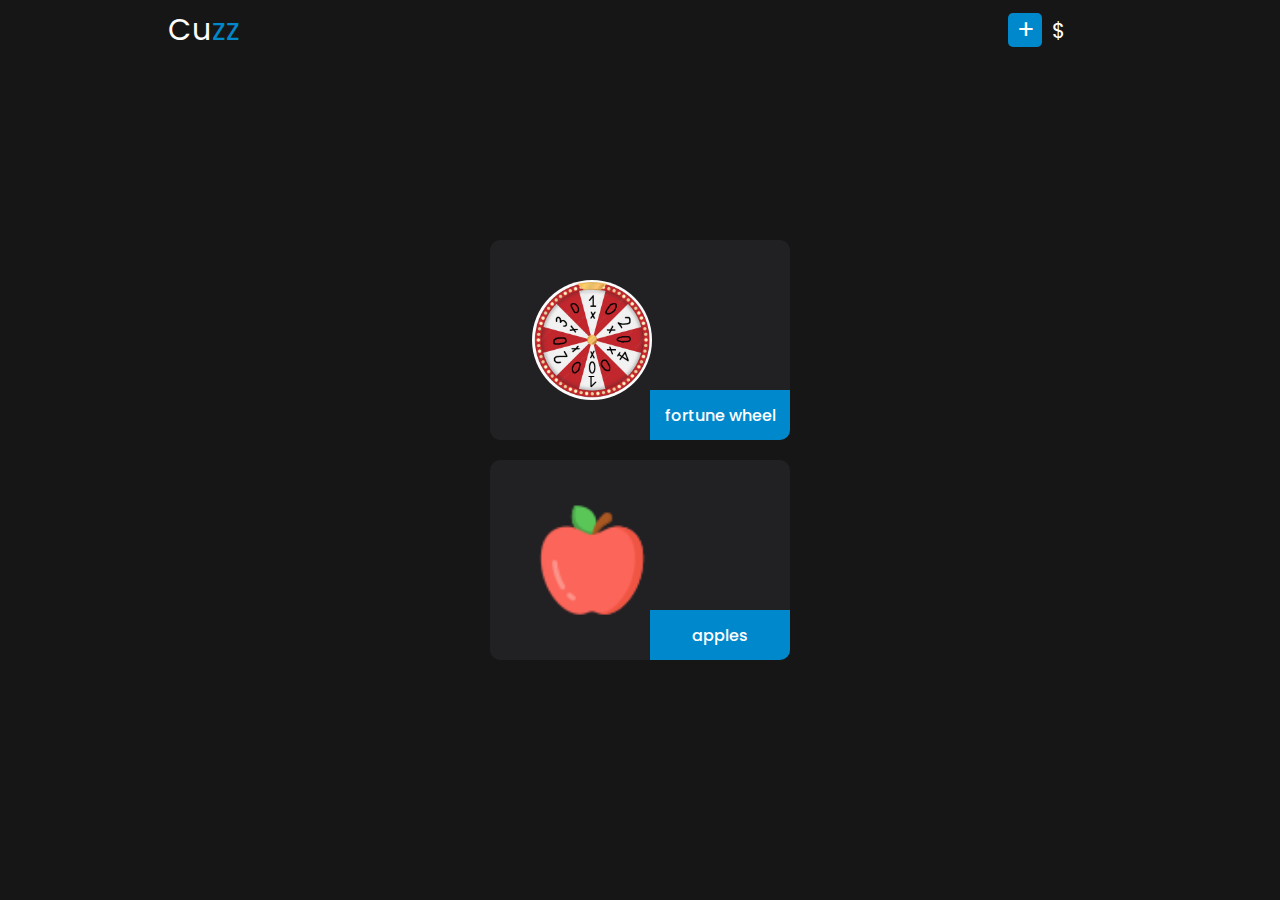
<file: index.html>
<!DOCTYPE html>
<html lang='en'>
<head>
<meta charset='UTF-8'>
<meta name='viewport' content='width=device-width, initial-scale=1.0'>
<link rel='stylesheet' href='style.css'>
<link rel='shortcut icon' href='#'>
<title>Document</title>
</head>
<body>
  <div class="nav">
    <p class="nav-label">Cu<span>zz</span></p>
    <a href="/donate/index.html" class="balance-add-a">
      <button class="btn-balance-add">+</button>
    </a>
    <div class="balance"></div>
  </div>
  <div class="games-menu">
    <div class="game game-fortune-wheel">
      <img src="/png/wheel.png" alt="">
      <a href="/fortune-wheel/index.html" class="fortune-wheel-a">
        <button class="btn-game">fortune wheel</button>
      </a>
    </div>
    <div class="game game-apples">
      <img src="/png/apple.png" alt="">
      <a href="/apples/index.html" class="apples-a">
        <button class="btn-game">apples</button>
      </a>
    </div>
  </div>
<script src='index.js'>
</script>
</body>
</html>
</file>
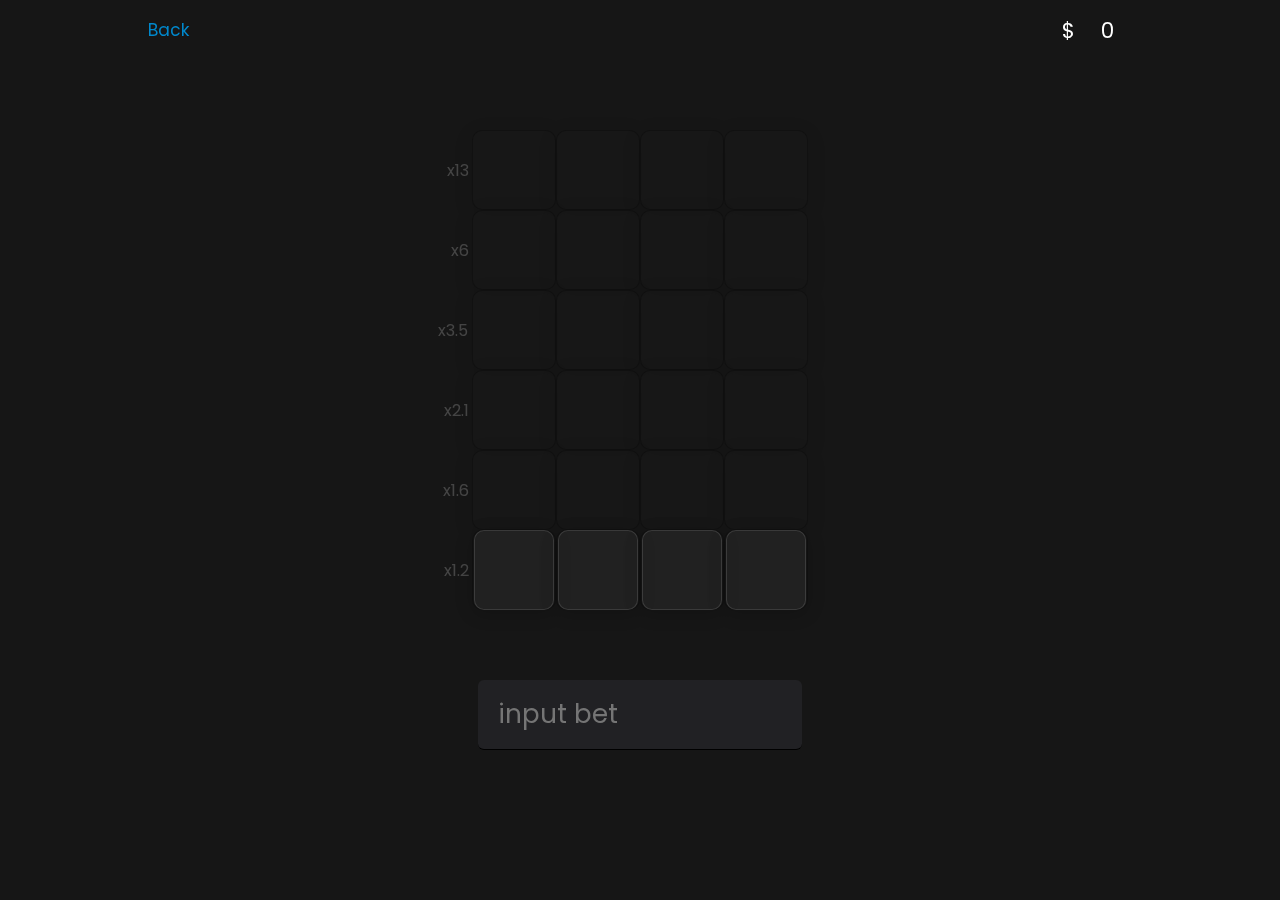
<file: apples/index.html>
<!DOCTYPE html>
<html lang='en'>
<head>
<meta charset='UTF-8'>
<meta name='viewport' content='width=device-width, initial-scale=1.0'>
<link rel='stylesheet' href='style.css'>
<link rel='shortcut icon' href='#'>
<title>Apples</title>
</head>
<body>
  <div class="nav">
    <div class="back">
      <a href="/index.html" class="back-a">
        <button class="btn-back">Back</button>
      </a>
    </div>
    <div class="balance"></div>
  </div>
  <div class="container">
    <div class="apples-container">
      <div class="possible-win">0</div>
      <div class="grid-1">
        <div class="grid-item item0"></div>
        <div class="grid-item item1"></div>
        <div class="grid-item item2"></div>
        <div class="grid-item item3"></div>
        <div class="grid-item item4"></div>
        <div class="grid-item item5"></div>
        <div class="grid-item item6"></div>
        <div class="grid-item item7"></div>
        <div class="grid-item item8"></div>
        <div class="grid-item item9"></div>
        <div class="grid-item item10"></div>
        <div class="grid-item item11"></div>
        <div class="grid-item item12"></div>
        <div class="grid-item item13"></div>
        <div class="grid-item item14"></div>
        <div class="grid-item item15"></div>
        <div class="grid-item item16"></div>
        <div class="grid-item item17"></div>
        <div class="grid-item item18"></div>
        <div class="grid-item item19"></div>
        <div class="grid-item item20"></div>
        <div class="grid-item item21"></div>
        <div class="grid-item item22"></div>
        <div class="grid-item item23"></div>
    </div>
      <div class="btns-apple">
        <button class="btn-apple btn0"></button>
        <button class="btn-apple btn1"></button>
        <button class="btn-apple btn2"></button>
        <button class="btn-apple btn3"></button>
      </div>
    </div>
    <div class="bet-container">
      <input placeholder="input bet" type="text" class="input">
      <button class="take">Take</button>
    </div>
  </div>
  <div class="blurred-bg">
    <div class="modal"></div>
  </div>
<script src='index.js'></script>
</body>
</html>
</file>
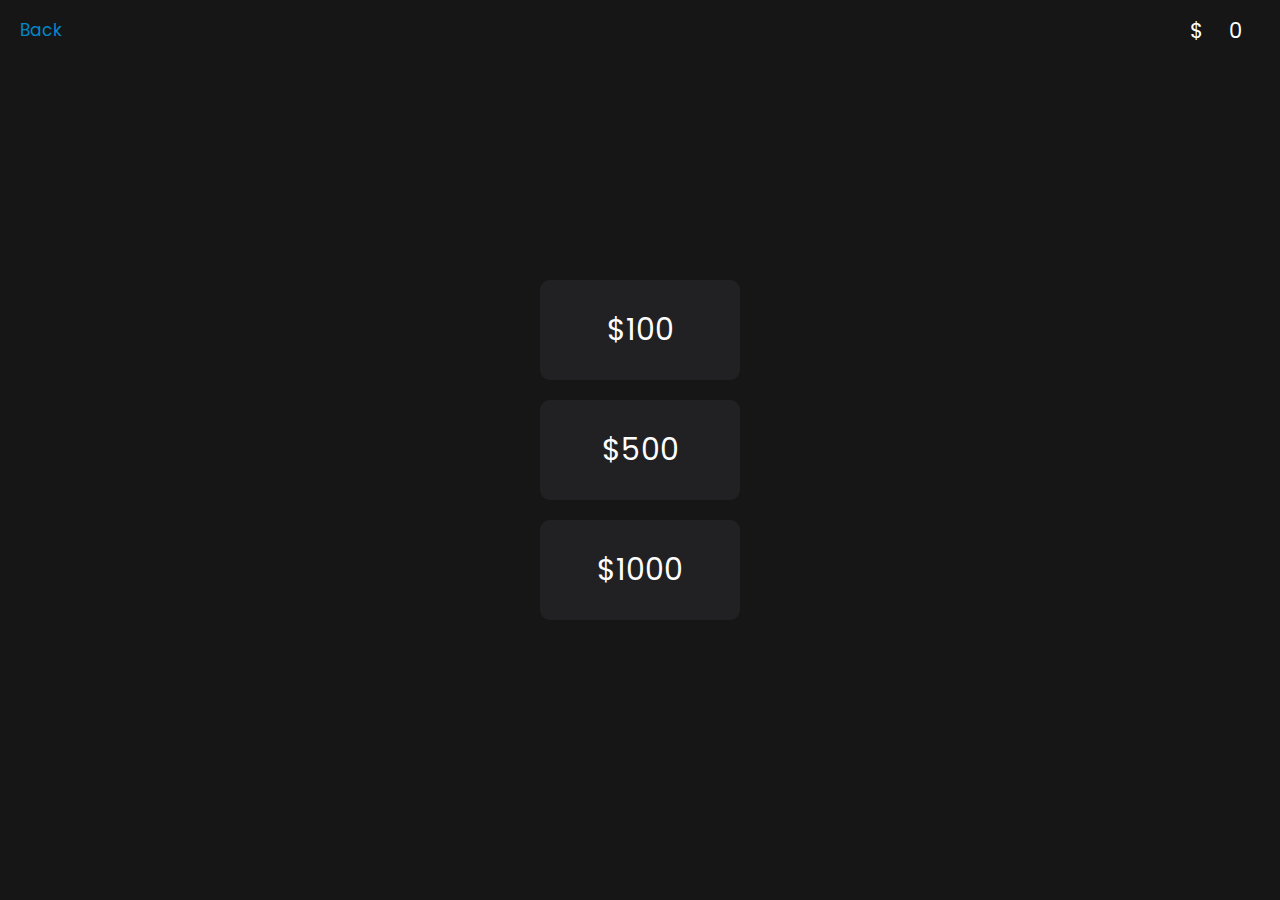
<file: donate/index.html>
<!DOCTYPE html>
<html lang='en'>
<head>
<meta charset='UTF-8'>
<meta name='viewport' content='width=device-width, initial-scale=1.0'>
<link rel='stylesheet' href='style.css'>
<link rel='shortcut icon' href='#'>
<title>Document</title>
</head>
<body>
  <div class="nav">
    <div class="back">
      <a href="/index.html" class="back-a">
        <button class="btn-back">Back</button>
      </a>
    </div>
    <div class="balance"></div>
  </div>
  <div class="increase inc-low">100</div>
  <div class="increase inc-medium">500</div>
  <div class="increase inc-high">1000</div>
<script src='index.js'></script>
</body>
</html>
</file>
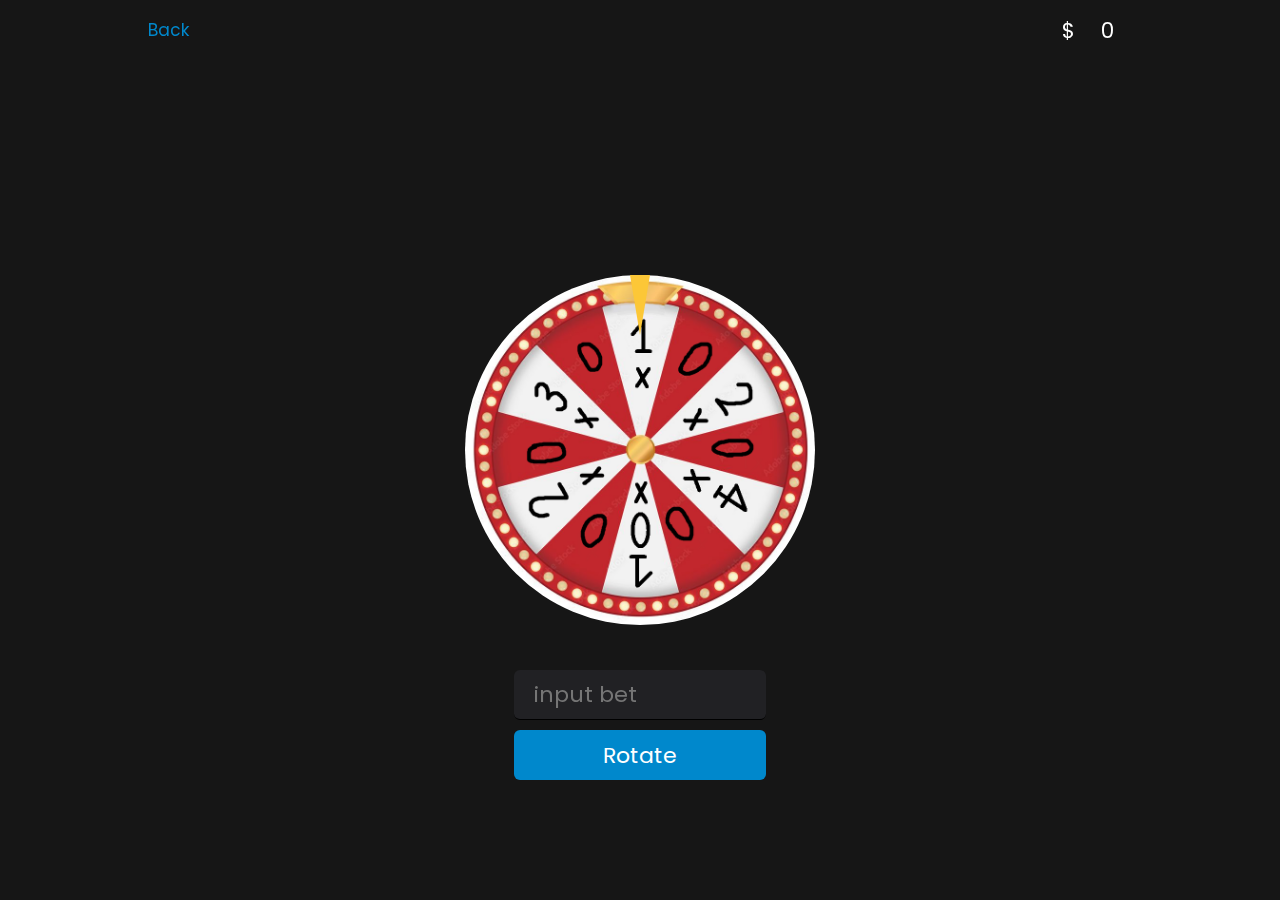
<file: fortune-wheel/index.html>
<!DOCTYPE html>
<html lang='en'>
<head>
<meta charset='UTF-8'>
<meta name='viewport' content='width=device-width, initial-scale=1.0'>
<link rel='stylesheet' href='style.css'>
<link rel='shortcut icon' href='#'>
<title>Document</title>
</head>
<body>
  <div class="nav">
    <div class="back">
      <a href="/index.html" class="back-a">
        <button class="btn-back">Back</button>
      </a>
    </div>
    <div class="balance"></div>
  </div>
  <div class="container">
    <div class="wheel-container">
      <img src="/png/wheel.png" alt="" class="wheel">
      <div class="triangle-down"></div>
    </div>
    <div class="bet-container">
      <input placeholder="input bet" type="text" class="input">
      <button class="rotate">Rotate</button>
    </div>
  </div>
  <div class="blurred-bg">
    <div class="modal"></div>
  </div>
<script src='index.js'></script>
</body>
</html>
</file>
<file: style.css>
@import url('https://fonts.googleapis.com/css2?family=Poppins:ital,wght@0,300;0,400;0,500;0,700;0,900;1,300;1,400;1,500;1,700;1,900&display=swap');
html {
box-sizing: border-box;
font-size: 16px;
height: 100vh;
}
*, *:before, *:after {
box-sizing: inherit;
font-family: 'Poppins', sans-serif;
font-weight: 400;
}
body, h1, h2, h3, h4, h5, h6, p, ol, ul {
margin: 0;
padding: 0;
}
ol, ul {
list-style: none;
}
img {
max-width: 100%;
height: auto;
}

body {
  overflow: hidden;
  display: flex;
  flex-direction: column;
  justify-content: center;
  align-items: center;
  height: 100vh;
  background: rgba(22, 22, 22, 1);
}

.nav {
  width: 100%;
  position: absolute;
  top: 0;
  height: 60px;
  display: flex;
  justify-content: right;
  align-items: center;
  gap: 10px;
  padding-right: 10px;
}

.nav-label {
  position: absolute;
  left: 40px;
  color: white;
  letter-spacing: 1px;
  font-size: 30px;
}

span {
  color: #0088cc;
}

.back {
  position: absolute;
  left: 5px;
  width: 70px;
  height: 60%;
  display: flex;
  justify-content: center;
  align-items: center;
}

.back-a {
  height: 100%;
  width: 100%;
}

.btn-back {
  height: 100%;
  width: 100%;
  background: none;
  border: none;
  cursor: pointer;
  font-size: 17px;
  color: #0088cc;
}

.balance {
  width: 90px;
  height: 90%;
  position: relative;
  display: flex;
  justify-content: center;
  align-items: center;
  font-size: 21px;
  color: #ffffff;
}

.balance::before {
  content: '$';
  position: absolute;
  left: 0;
}

.balance-add-a {
  width: 34px;
  height: 34px;
  display: flex;
  justify-content: center;
  align-items: center;
  text-decoration: none;
}

.btn-balance-add {
  width: 100%;
  height: 100%;
  border-radius: 5px;
  font-size: 26px;
  display: flex;
  justify-content: center;
  align-items: center;
  border: none;
  background: #0088cc;
  color: white;
  cursor: pointer;
}

.games-menu {
  display: flex;
  justify-content: center;
  align-items: center;
  flex-direction: column;
}

.game {
  background: #212124 ;
  border-radius: 10px;
  color: white;
  width: 300px;
  height: 200px;
  margin: 10px;
  display: flex;
  justify-content: center;
  align-items: center;
  font-size: 30px;
  position: relative;
  overflow: hidden;
  margin: 10px 0 10px 0;
}

.game > img {
  width: 120px;
  position: absolute;
  left: 14%;
}

.game-fortune-wheel > img {
  border-radius: 50%;
}

.btn-game {
  position: absolute;
  right: 0;
  bottom: 0;
  width: 140px;
  height: 50px;
  border: none;
  background: #0088cc;
  color: white;
  font-size: 16px;
  cursor: pointer;
  font-weight: 500;
}

@media (min-width:961px)  {
  .nav {
    width: 80%;
  }
}
@media (min-width:1025px) {
  .nav {
    width: 80%;
  }
}
@media (min-width:1281px) {
  .nav {
    width: 90%;
  }
}
</file>
<file: apples/style.css>
@import url('https://fonts.googleapis.com/css2?family=Poppins:ital,wght@0,300;0,400;0,500;0,700;0,900;1,300;1,400;1,500;1,700;1,900&display=swap');
html {
box-sizing: border-box;
font-size: 16px;
height: 100vh;
}
*, *:before, *:after {
box-sizing: inherit;
font-family: 'Poppins', sans-serif;
font-weight: 400;
box-sizing: inherit;
-webkit-tap-highlight-color: transparent;
-webkit-touch-callout: none;
-webkit-user-select: none;
-khtml-user-select: none;
-moz-user-select: none;
-ms-user-select: none;
user-select: none;
outline: none !important;
}
body, h1, h2, h3, h4, h5, h6, p, ol, ul {
margin: 0;
padding: 0;
}
ol, ul {
list-style: none;
}
img {
max-width: 100%;
height: auto;
}

html {
  overflow: hidden;
}

body {
  overflow: hidden;
  display: flex;
  flex-direction: column;
  justify-content: center;
  align-items: center;
  height: 100vh;
  background: rgba(22, 22, 22, 1);
}

.nav {
  width: 100%;
  position: absolute;
  top: 0;
  height: 60px;
  display: flex;
  justify-content: center;
  align-items: center;
  padding-right: 10px;
}

.back {
  position: absolute;
  left: 5px;
  width: 70px;
  height: 60%;
  display: flex;
  justify-content: center;
  align-items: center;
}

.back-a {
  height: 100%;
  width: 100%;
}

.btn-back {
  height: 100%;
  width: 100%;
  background: none;
  border: none;
  cursor: pointer;
  font-size: 17px;
  color: #0088cc;
}

.balance {
  width: 90px;
  height: 90%;
  position: absolute;
  right: 0;
  display: flex;
  justify-content: center;
  align-items: center;
  font-size: 21px;
  color: #ffffff;
}

.balance::before {
  content: '$';
  position: absolute;
  left: 0;
}

.input {
  border: none;
  border-bottom: 1px solid #000;
  background: #212124;
  outline: none;
  padding: 20px;
  color: white;
  border-radius: 6px;
}

.take {
  border: none;
  background: #0088cc;
  color: white;
  cursor: pointer;
  border-radius: 6px;
  display: none;
}

.container {
  display: flex;
  justify-content: center;
  align-items: center;
  flex-direction: column;
  gap: 20px;
  height: 700px;
  width: 449px;
  position: relative;
}

.apples-container {
  width: 75%;
  flex: 3;
  display: flex;
  justify-content: space-around;
  align-items: center;
  position: relative;
}

.btns-apple {
  width: 100%;
  height: 80px;
  display: flex;
  justify-content: space-around;
  align-items: center;
  position: absolute;
  bottom: 0px;
  transition: bottom .3s ease;
}

.btn-apple {
  width: 80px;
  height: 80px;
  border: none;
  border-radius: 10px;
  box-shadow: 0 4px 20px rgba(0, 0, 0, 0.1);
  background: rgba(44, 44, 44, 0.5);
  border: 1px solid #ffffff20;
  cursor: pointer;
}

.grid-1 {
  display: grid;
  grid-template-columns: repeat(4, 1fr);
  width: 100%;
  position: absolute;
  bottom: 0;
}

.grid-item {
  border: 1px solid #00000040;
  background: #ffffff02;
  box-shadow: 0 4px 20px rgba(0, 0, 0, 0.1);
  height: 80px;
  color: white;
  display: flex;
  justify-content: center;
  align-items: center;
  border-radius: 10px;
}

.bet-container {
  flex: 1;
  width: 80%;
  display: flex;
  justify-content: center;
  align-items: center;
  flex-direction: column;
  gap: 10px;
}

.bet-container * {
  width: 90%;
  height: 70px;
  font-size: 26px;
}

.blurred-bg {
  display: flex;
  justify-content: center;
  align-items: center;
  width: 100%;
  height: 100%;
  position: absolute;
  margin: 0;
  z-index: -1;
  opacity: 0;
  background: rgba(14, 14, 14, 0.3);
  backdrop-filter: blur(5px); 
  transition: all 1s ease;
}

.modal {
  display: flex;
  justify-content: center;
  align-items: center;
  position: absolute;
  width: 300px;
  height: 150px;
  box-shadow: 0 4px 20px rgba(0, 0, 0, 0.1);
  background: #333;
  border: 1px solid #ffffff20;
  border-radius: 20px;
  opacity: 1;
  pointer-events: none;
  transition: opacity 1s ease;
  font-size: 25px;
  color: white;
}

.modal.is-active {
  opacity: 1;
  pointer-events: auto;
  transition: all 1s ease;
}

.blurred-bg.is-active {
  z-index: 2;
  opacity: 1;
  display: flex;
  transition: all 1s ease;
}

.grid-item::before {
  color: white;
  opacity: var(--before-opacity, .2);
  position: absolute;
}

.item0::before {
  content: 'x13';
  left: -25px;
}

.item4::before {
  content: 'x6';
  left: -21px;
}

.item8::before {
  content: 'x3.5';
  left: -34px;
}

.item12::before {
  content: 'x2.1';
  left: -28px;
}

.item16::before {
  content: 'x1.6';
  left: -29px;
}

.item20::before {
  content: 'x1.2';
  left: -28px;
}

.possible-win {
  color: white;
  position: absolute;
  top: 0;
  right: 0;
  font-size: 20px;
  opacity: 0;
}

.possible-win::before {
  content: '$';
  font-size: 20px;
  color: white;
  padding-right: 5px;
}

@media (max-width:481px)  {
  .modal {
    width: 240px;
    height: 150px;
  }
  .grid-item::before {
    color: white;
    opacity: var(--before-opacity, .2);
    position: absolute;
    font-size: 10px;
    left: -21px;
  }
}

@media (min-width:961px)  {
  .nav {
    width: 70%;
  }
}
@media (min-width:1025px) {
  .nav {
    width: 80%;
  }
}
@media (min-width:1281px) {
  .nav {
    width: 90%;
  }
}
</file>
<file: donate/style.css>
@import url('https://fonts.googleapis.com/css2?family=Poppins:ital,wght@0,300;0,400;0,500;0,700;0,900;1,300;1,400;1,500;1,700;1,900&display=swap');
html {
box-sizing: border-box;
font-size: 16px;
height: 100vh;
}
*, *:before, *:after {
box-sizing: inherit;
font-family: 'Poppins', sans-serif;
font-weight: 400;
box-sizing: inherit;
-webkit-tap-highlight-color: transparent;
-webkit-touch-callout: none;
-webkit-user-select: none;
-khtml-user-select: none;
-moz-user-select: none;
-ms-user-select: none;
user-select: none;
outline: none !important;
}
body, h1, h2, h3, h4, h5, h6, p, ol, ul {
margin: 0;
padding: 0;
}
ol, ul {
list-style: none;
}
img {
max-width: 100%;
height: auto;
}

body {
  overflow: hidden;
  display: flex;
  flex-direction: column;
  justify-content: center;
  align-items: center;
  height: 100vh;
  background: rgba(22, 22, 22, 1);
}

.nav {
  width: 100%;
  position: absolute;
  top: 0;
  height: 60px;
  display: flex;
  justify-content: center;
  align-items: center;
}

.back {
  position: absolute;
  left: 5px;
  width: 70px;
  height: 60%;
  display: flex;
  justify-content: center;
  align-items: center;
}

.back-a {
  height: 100%;
  width: 100%;
}

.btn-back {
  height: 100%;
  width: 100%;
  background: none;
  border: none;
  cursor: pointer;
  font-size: 17px;
  color: #0088cc;
}

.balance {
  width: 90px;
  height: 90%;
  position: absolute;
  right: 0;
  display: flex;
  justify-content: center;
  align-items: center;
  font-size: 21px;
  color: #ffffff;
}

.balance::before {
  content: '$';
  position: absolute;
  left: 0;
}

.increase {
  background: #212124 ;
  border-radius: 10px;
  color: white;
  width: 200px;
  height: 100px;
  margin: 10px;
  display: flex;
  justify-content: center;
  align-items: center;
  font-size: 30px;
  cursor: pointer;
}

.increase::before {
  content: '$';
}
</file>
<file: fortune-wheel/style.css>
@import url('https://fonts.googleapis.com/css2?family=Poppins:ital,wght@0,300;0,400;0,500;0,700;0,900;1,300;1,400;1,500;1,700;1,900&display=swap');
html {
box-sizing: border-box;
font-size: 16px;
height: 100vh;
}
*, *:before, *:after {
box-sizing: inherit;
font-family: 'Poppins', sans-serif;
font-weight: 400;
}
body, h1, h2, h3, h4, h5, h6, p, ol, ul {
margin: 0;
padding: 0;
}
ol, ul {
list-style: none;
}
img {
max-width: 100%;
height: auto;
}

body {
  overflow: hidden;
  display: flex;
  flex-direction: column;
  justify-content: center;
  align-items: center;
  height: 100vh;
  background: rgba(22, 22, 22, 1);
}

.nav {
  width: 100%;
  position: absolute;
  top: 0;
  height: 60px;
  display: flex;
  justify-content: center;
  align-items: center;
  padding-right: 10px;
}

.back {
  position: absolute;
  left: 5px;
  width: 70px;
  height: 60%;
  display: flex;
  justify-content: center;
  align-items: center;
}

.back-a {
  height: 100%;
  width: 100%;
}

.btn-back {
  height: 100%;
  width: 100%;
  background: none;
  border: none;
  cursor: pointer;
  font-size: 17px;
  color: #0088cc;
}

.balance {
  width: 90px;
  height: 90%;
  position: absolute;
  right: 0;
  display: flex;
  justify-content: center;
  align-items: center;
  font-size: 21px;
  color: #ffffff;
}

.balance::before {
  content: '$';
  position: absolute;
  left: 0;
}

.wheel {
  border-radius: 50%;
  transition: transform 3s ease;
  /* transform: rotate(-286deg); */
}

.wheel-container {
  width: 370px;
  height: 370px;
  border-radius: 50%;
  display: flex;
  justify-content: center;
  align-items: center;
  position: relative;
}

.triangle-down {
  width: 0;
  height: 0;
  position: absolute;
  margin: 0;
  top: 0;
  border-top: 100px solid #FCC737; /* Change color as needed */
  border-left: 20px solid transparent;
  border-right: 20px solid transparent;
}

.blurred-bg {
  display: flex;
  justify-content: center;
  align-items: center;
  width: 100%;
  height: 100%;
  position: absolute;
  margin: 0;
  z-index: -1;
  opacity: 0;
  background: rgba(14, 14, 14, 0.3);
  backdrop-filter: blur(5px); 
  transition: all 1s ease;
}

.modal {
  display: flex;
  justify-content: center;
  align-items: center;
  position: absolute;
  width: 300px;
  height: 200px;
  box-shadow: 0 4px 20px rgba(0, 0, 0, 0.1);
  background: #333;
  border: 1px solid #ffffff20;
  border-radius: 20px;
  opacity: 1;
  pointer-events: none;
  transition: opacity 1s ease;
  font-size: 25px;
  color: white;
}

.modal.is-active {
  opacity: 1;
  pointer-events: auto;
  transition: all 1s ease;
}

.blurred-bg.is-active {
  z-index: 2;
  opacity: 1;
  display: flex;
  transition: all 1s ease;
}

.container {
  /* border: 1px solid #000; */
  display: flex;
  justify-content: center;
  align-items: center;
  flex-direction: column;
  height: 700px;
  position: relative;
}

.bet-container {
  height: 150px;
  width: 80%;
  position: absolute;
  bottom: 0;
  display: flex;
  justify-content: center;
  align-items: center;
  flex-direction: column;
  gap: 10px;
}

.bet-container * {
  width: 90%;
  height: 50px;
  font-size: 22px;
}

.input {
  border: none;
  border-bottom: 1px solid #000;
  background: #212124;
  outline: none;
  padding: 20px;
  color: white;
  border-radius: 6px;
}

.rotate {
  border: none;
  background: #0088cc;
  color: white;
  cursor: pointer;
  border-radius: 6px;
}

@media (min-width:320px)  {
  .wheel-container {
    width: 250px;
    height: 250px;
  }
  .triangle-down {
    border-top: 60px solid #FCC737;
    border-left: 10px solid transparent;
    border-right: 10px solid transparent;
  }
  .modal {
    width: 240px;
    height: 150px;
  }
}
@media (min-width:481px)  {
  .wheel-container {
    width: 350px;
    height: 350px;
  }
  .triangle-down {
    border-top: 60px solid #FCC737;
    border-left: 10px solid transparent;
    border-right: 10px solid transparent;
  }
}
@media (min-width:641px)  {
}
@media (min-width:961px)  {
  .nav {
    width: 70%;
  }
}
@media (min-width:1025px) {
  .nav {
    width: 80%;
  }
}
@media (min-width:1281px) {
  .nav {
    width: 90%;
  }
}
</file>
